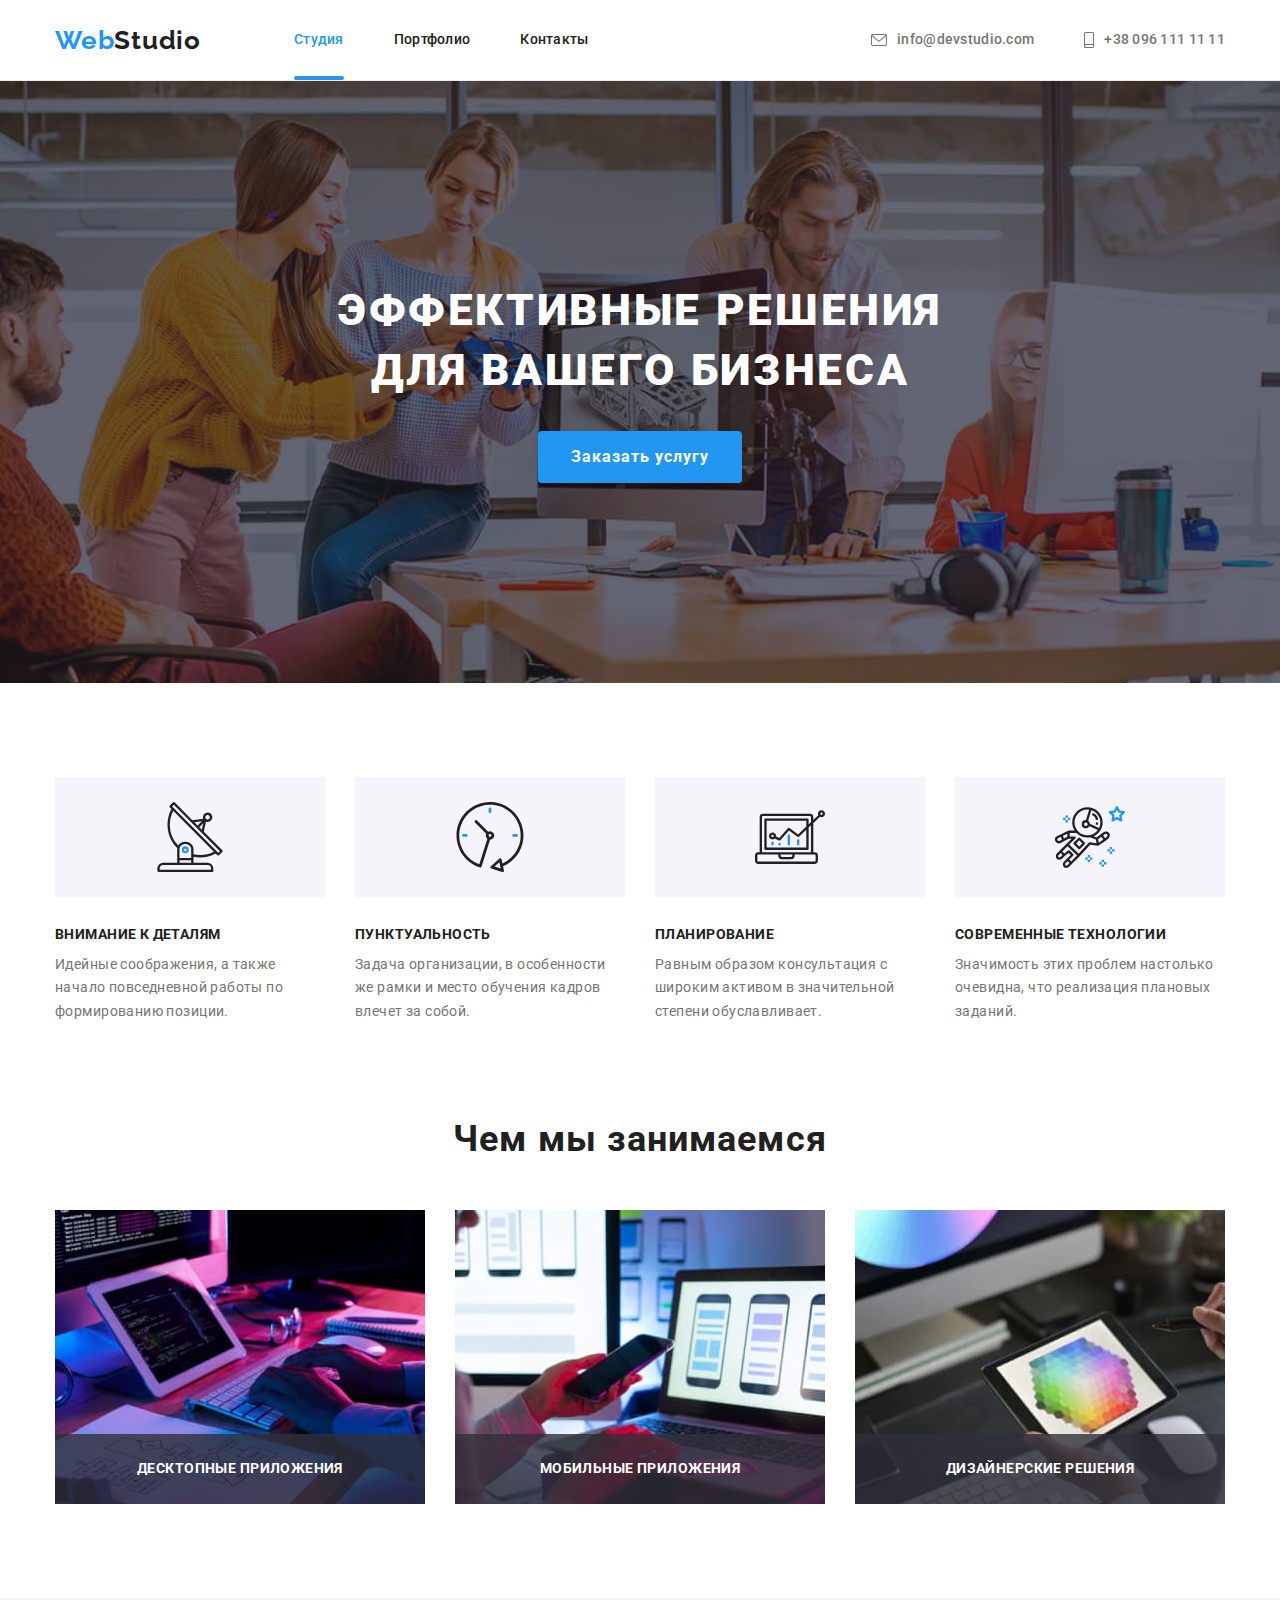
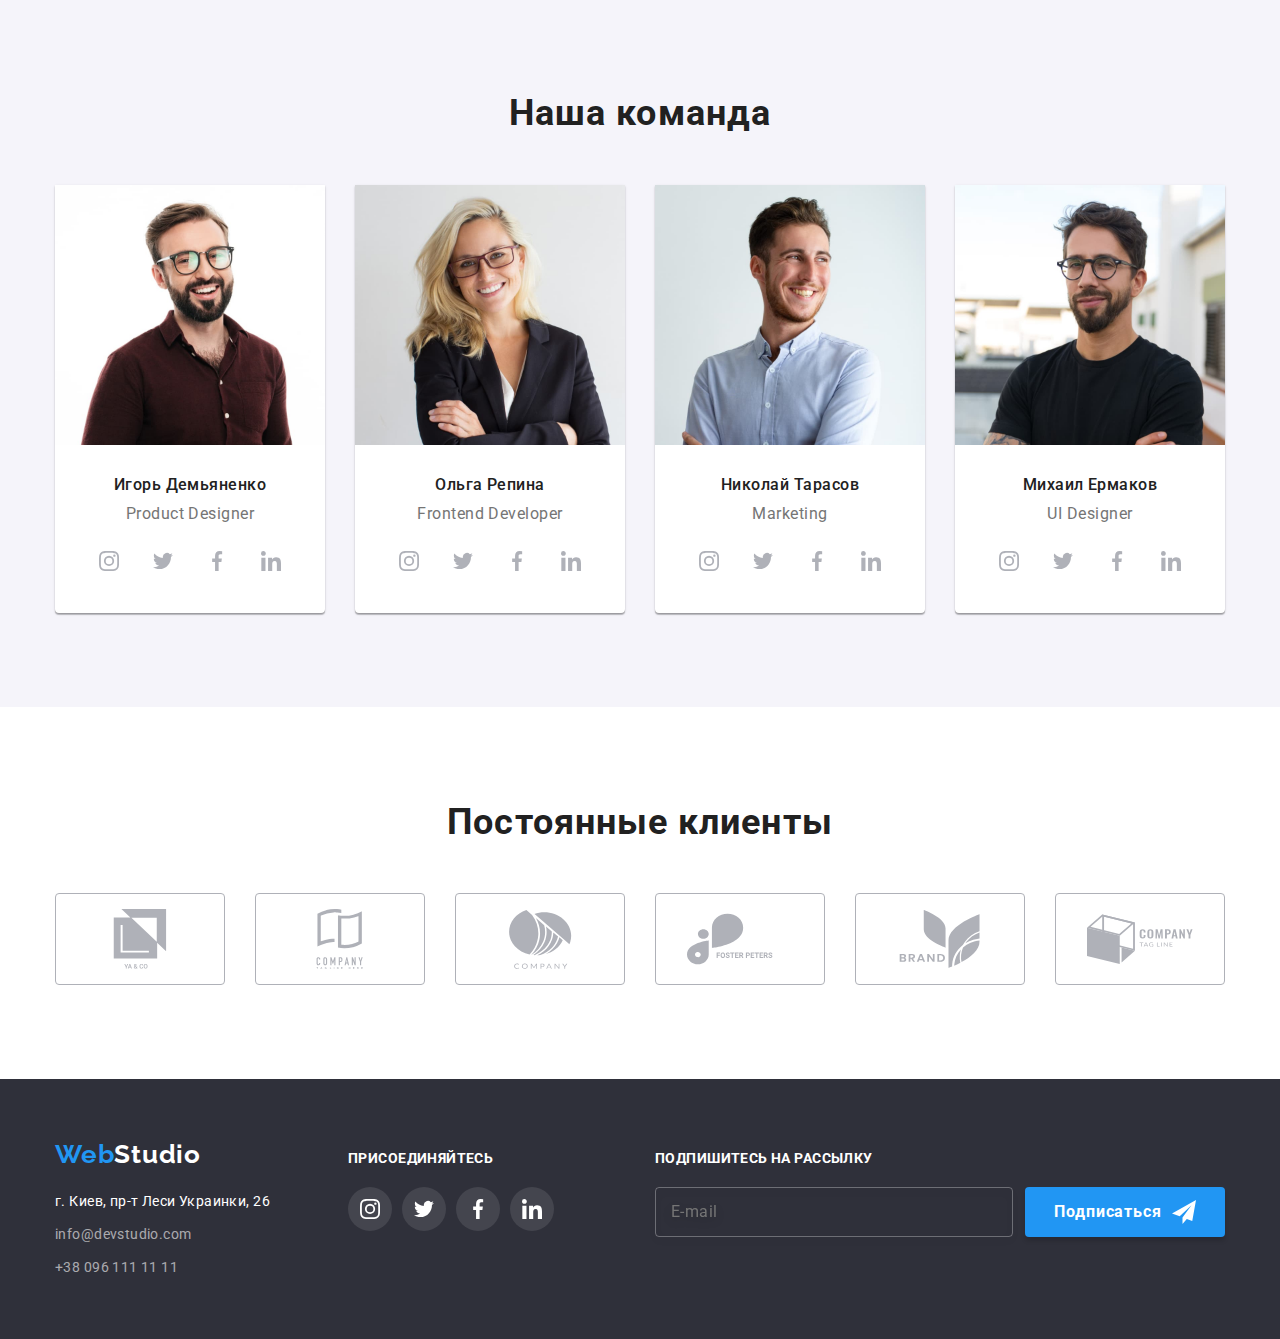
<file: index.html>
<!DOCTYPE html>
<html lang="ru">
  <head>
    <meta charset="UTF-8" />
    <meta http-equiv="X-UA-Compatible" content="IE=edge" />
    <meta name="viewport" content="width=device-width, initial-scale=1.0" />
    <title>Document</title>

    <link
      href="https://fonts.googleapis.com/css2?family=Raleway:wght@700&family=Roboto:wght@400;500;700;900&display=swap"
      rel="stylesheet"
    />

    <link
      rel="stylesheet"
      href="https://cdnjs.cloudflare.com/ajax/libs/modern-normalize/1.0.0/modern-normalize.min.css"
    />

    <link rel="stylesheet" href="./css/styles.css" />
  </head>

  <body>
    <header class="header">
      <div class="container main-nav">
        <a href="" class="header-link"
          >Web<span class="header-logo">Studio</span></a
        >
        <nav class="site-nav-block">
          <ul class="site-nav">
            <li class="site-nav-item">
              <a href="" class="site-nav-link current">Студия</a>
            </li>
            <li class="site-nav-item">
              <a href="./portfolio.html" class="site-nav-link">Портфолио</a>
            </li>
            <li class="site-nav-item">
              <a href="" class="site-nav-link">Контакты</a>
            </li>
          </ul>
        </nav>
        <ul class="site-contacts">
          <li class="site-contacts-item">
            <a href="mailto:info@devstudio.com" class="site-contacts-link">
              <svg class="icon-contacts" width="16" height="12">
                <use href="./images/icons.svg#icon-envelope"></use>
              </svg>
              info@devstudio.com</a
            >
          </li>
          <li class="site-contacts-item">
            <a href="tel:+380961111111" class="site-contacts-link">
              <svg class="icon-contacts" width="10" height="16">
                <use href="./images/icons.svg#icon-smartphone"></use>
              </svg>
              +38 096 111 11 11</a
            >
          </li>
        </ul>
      </div>
    </header>

    <main>
      <section class="section-banner hero">
        <div class="container hero-banner">
          <h1 class="banner-title">Эффективные решения для вашего бизнеса</h1>
          <button type="button" class="banner-button" data-modal-open>
            Заказать услугу
          </button>
        </div>
      </section>

      <section class="section">
        <div class="container">
          <h2 class="visually-hidden">Наши преимущества</h2>
          <ul class="benefits">
            <li class="benefits-list">
              <div class="benefits-icon">
                <svg class="" width="70" height="70">
                  <use href="./images/icons.svg#icon-antenna"></use>
                </svg>
              </div>
              <h3 class="benefits-title">Внимание к деталям</h3>
              <p class="benefits-text">
                Идейные соображения, а также начало повседневной работы по
                формированию позиции.
              </p>
            </li>
            <li class="benefits-list">
              <div class="benefits-icon">
                <svg class="" width="70" height="70">
                  <use href="./images/icons.svg#icon-clock"></use>
                </svg>
              </div>
              <h3 class="benefits-title">Пунктуальность</h3>
              <p class="benefits-text">
                Задача организации, в особенности же рамки и место обучения
                кадров влечет за собой.
              </p>
            </li>
            <li class="benefits-list">
              <div class="benefits-icon">
                <svg class="" width="70" height="70">
                  <use href="./images/icons.svg#icon-diagram"></use>
                </svg>
              </div>
              <h3 class="benefits-title">Планирование</h3>
              <p class="benefits-text">
                Равным образом консультация с широким активом в значительной
                степени обуславливает.
              </p>
            </li>
            <li class="benefits-list">
              <div class="benefits-icon">
                <svg class="" width="70" height="70">
                  <use href="./images/icons.svg#icon-astronaut"></use>
                </svg>
              </div>
              <h3 class="benefits-title">Современные технологии</h3>
              <p class="benefits-text">
                Значимость этих проблем настолько очевидна, что реализация
                плановых заданий.
              </p>
            </li>
          </ul>
        </div>
      </section>

      <section class="section works-section">
        <div class="container">
          <h2 class="section-works-title">Чем мы занимаемся</h2>
          <ul class="works">
            <li class="works-item">
              <p class="works-thumb-text">Десктопные приложения</p>
              <img
                src="./images/imgfirst.jpg"
                alt="разработка сайтов"
                width="370"
                height="294"
              />
            </li>
            <li class="works-item">
              <p class="works-thumb-text">Мобильные приложения</p>

              <img
                src="./images/imgsecond.jpg"
                alt="разработка мобильных приложений"
                width="370"
                height="294"
              />
            </li>
            <li class="works-item">
              <p class="works-thumb-text">Дизайнерские решения</p>

              <img
                src="./images/imgthird.jpg"
                alt="разработка приложений для планшетов"
                width="370"
                height="294"
              />
            </li>
          </ul>
        </div>
      </section>

      <section class="section section-team">
        <div class="container">
          <h2 class="section-team-title">Наша команда</h2>
          <ul class="team">
            <li class="team-item">
              <img
                src="./images/proddesign.jpg"
                alt="фото продуктового дизайнера"
                width="270"
                height="260"
              />
              <div class="team-aside">
                <h3 class="team-title">Игорь Демьяненко</h3>
                <p class="team-text">Product Designer</p>

                <ul class="team-networks">
                  <li class="team-networks-item">
                    <a href="" class="team-networks-link">
                      <svg class="" width="20" height="20">
                        <use href="./images/icons.svg#icon-instagram"></use>
                      </svg>
                    </a>
                  </li>
                  <li class="team-networks-item">
                    <a href="" class="team-networks-link">
                      <svg class="" width="20" height="20">
                        <use href="./images/icons.svg#icon-twitter"></use>
                      </svg>
                    </a>
                  </li>
                  <li class="team-networks-item">
                    <a href="" class="team-networks-link">
                      <svg class="" width="20" height="20">
                        <use href="./images/icons.svg#icon-facebook"></use>
                      </svg>
                    </a>
                  </li>
                  <li class="team-networks-item">
                    <a href="" class="team-networks-link">
                      <svg class="" width="20" height="20">
                        <use href="./images/icons.svg#icon-linkedin"></use>
                      </svg>
                    </a>
                  </li>
                </ul>
              </div>
            </li>
            <li class="team-item">
              <img
                src="./images/frontdev.jpg"
                alt="фото фронтенд разработчика"
                width="270"
                height="260"
              />
              <div class="team-aside">
                <h3 class="team-title">Ольга Репина</h3>
                <p class="team-text">Frontend Developer</p>

                <ul class="team-networks">
                  <li class="team-networks-item">
                    <a href="" class="team-networks-link">
                      <svg class="" width="20" height="20">
                        <use href="./images/icons.svg#icon-instagram"></use>
                      </svg>
                    </a>
                  </li>
                  <li class="team-networks-item">
                    <a href="" class="team-networks-link">
                      <svg class="" width="20" height="20">
                        <use href="./images/icons.svg#icon-twitter"></use>
                      </svg>
                    </a>
                  </li>
                  <li class="team-networks-item">
                    <a href="" class="team-networks-link">
                      <svg class="" width="20" height="20">
                        <use href="./images/icons.svg#icon-facebook"></use>
                      </svg>
                    </a>
                  </li>
                  <li class="team-networks-item">
                    <a href="" class="team-networks-link">
                      <svg class="" width="20" height="20">
                        <use href="./images/icons.svg#icon-linkedin"></use>
                      </svg>
                    </a>
                  </li>
                </ul>
              </div>
            </li>
            <li class="team-item">
              <img
                src="./images/marketing.jpg"
                alt="фото маркетинг менеджера"
                width="270"
                height="260"
              />
              <div class="team-aside">
                <h3 class="team-title">Николай Тарасов</h3>
                <p class="team-text">Marketing</p>

                <ul class="team-networks">
                  <li class="team-networks-item">
                    <a href="" class="team-networks-link">
                      <svg class="" width="20" height="20">
                        <use href="./images/icons.svg#icon-instagram"></use>
                      </svg>
                    </a>
                  </li>
                  <li class="team-networks-item">
                    <a href="" class="team-networks-link">
                      <svg class="" width="20" height="20">
                        <use href="./images/icons.svg#icon-twitter"></use>
                      </svg>
                    </a>
                  </li>
                  <li class="team-networks-item">
                    <a href="" class="team-networks-link">
                      <svg class="" width="20" height="20">
                        <use href="./images/icons.svg#icon-facebook"></use>
                      </svg>
                    </a>
                  </li>
                  <li class="team-networks-item">
                    <a href="" class="team-networks-link">
                      <svg class="" width="20" height="20">
                        <use href="./images/icons.svg#icon-linkedin"></use>
                      </svg>
                    </a>
                  </li>
                </ul>
              </div>
            </li>
            <li class="team-item">
              <img
                src="./images/uidesigner.jpg"
                alt="фото дизайнера интерфейсов"
                width="270"
                height="260"
              />
              <div class="team-aside">
                <h3 class="team-title">Михаил Ермаков</h3>
                <p class="team-text">UI Designer</p>

                <ul class="team-networks">
                  <li class="team-networks-item">
                    <a href="" class="team-networks-link">
                      <svg class="" width="20" height="20">
                        <use href="./images/icons.svg#icon-instagram"></use>
                      </svg>
                    </a>
                  </li>
                  <li class="team-networks-item">
                    <a href="" class="team-networks-link">
                      <svg class="" width="20" height="20">
                        <use href="./images/icons.svg#icon-twitter"></use>
                      </svg>
                    </a>
                  </li>
                  <li class="team-networks-item">
                    <a href="" class="team-networks-link">
                      <svg class="" width="20" height="20">
                        <use href="./images/icons.svg#icon-facebook"></use>
                      </svg>
                    </a>
                  </li>
                  <li class="team-networks-item">
                    <a href="" class="team-networks-link">
                      <svg class="" width="20" height="20">
                        <use href="./images/icons.svg#icon-linkedin"></use>
                      </svg>
                    </a>
                  </li>
                </ul>
              </div>
            </li>
          </ul>
        </div>
      </section>

      <section class="section">
        <div class="container">
          <h2 class="section-clients-title">Постоянные клиенты</h2>
          <ul class="clients">
            <li class="clients-item">
              <a href="" class="clients-link">
                <svg class="icon-clients" width="106" height="60">
                  <use href="./images/icons.svg#icon-client1"></use>
                </svg>
              </a>
            </li>
            <li class="clients-item">
              <a href="" class="clients-link">
                <svg class="icon-clients" width="106" height="60">
                  <use href="./images/icons.svg#icon-client2"></use>
                </svg>
              </a>
            </li>
            <li class="clients-item">
              <a href="" class="clients-link">
                <svg class="icon-clients" width="106" height="60">
                  <use href="./images/icons.svg#icon-client3"></use>
                </svg>
              </a>
            </li>
            <li class="clients-item">
              <a href="" class="clients-link">
                <svg class="icon-clients" width="106" height="60">
                  <use href="./images/icons.svg#icon-client4"></use>
                </svg>
              </a>
            </li>
            <li class="clients-item">
              <a href="" class="clients-link">
                <svg class="icon-clients" width="106" height="60">
                  <use href="./images/icons.svg#icon-client5"></use>
                </svg>
              </a>
            </li>
            <li class="clients-item">
              <a href="" class="clients-link">
                <svg class="icon-clients" width="106" height="60">
                  <use href="./images/icons.svg#icon-client6"></use>
                </svg>
              </a>
            </li>
          </ul>
        </div>
      </section>
    </main>

    <footer class="footer">
      <div class="container footer-container">
        <div class="footer-addres-part">
          <a href="" class="footer-link"
            >Web<span class="footer-logo">Studio</span>
          </a>
          <address>
            <ul class="contacts">
              <li class="footer-item">
                <a href="" class="address">г. Киев, пр-т Леси Украинки, 26</a>
              </li>
              <li class="footer-item">
                <a href="mailto:info@devstudio.com" class="footer-contacts"
                  >info@devstudio.com</a
                >
              </li>
              <li class="footer-item">
                <a href="tel:+380961111111" class="footer-contacts"
                  >+38 096 111 11 11</a
                >
              </li>
            </ul>
          </address>
        </div>

        <div class="social-network">
          <h3 class="footer-title">присоединяйтесь</h3>
          <ul class="networks">
            <li class="networks-item">
              <a href="" class="networks-link">
                <svg class="" width="20" height="20">
                  <use href="./images/icons.svg#icon-instagram"></use>
                </svg>
              </a>
            </li>
            <li class="networks-item">
              <a href="" class="networks-link">
                <svg class="" width="20" height="20">
                  <use href="./images/icons.svg#icon-twitter"></use>
                </svg>
              </a>
            </li>
            <li class="networks-item">
              <a href="" class="networks-link">
                <svg class="" width="20" height="20">
                  <use href="./images/icons.svg#icon-facebook"></use>
                </svg>
              </a>
            </li>
            <li class="networks-item">
              <a href="" class="networks-link">
                <svg class="" width="20" height="20">
                  <use href="./images/icons.svg#icon-linkedin"></use>
                </svg>
              </a>
            </li>
          </ul>
        </div>

        <form class="social-network-input">
          <div class="footer-form">
            <label for="text" class="footer-title"
              >Подпишитесь на рассылку
            </label>
            <input
              type="text"
              placeholder="E-mail"
              class="footer-placeholder"
              id="text"
            />
          </div>
          <button class="networks-link-btn" type="submit">
            Подписаться<svg class="btn-svg" width="24" height="24">
              <use href="./images/icons.svg#icon-icon-send"></use>
            </svg>
          </button>
        </form>
      </div>
    </footer>

    <div class="backdrop is-hidden" data-modal>
      <div class="modal">
        <button data-modal-close class="modal-btn">
          <svg class="" width="11" height="11">
            <use href="./images/modalbtn.svg#icon-modalbtn"></use>
          </svg>
        </button>

        <p class="form-title">Оставьте свои данные, мы вам перезвоним</p>

        <form>
          <div class="form-field">
            <label for="user-name" class="label-text">Имя</label>
            <span class="input-box">
              <input
                type="text"
                name="user-name"
                id="user-name"
                class="form-input"
              />
              <svg class="form-icon" width="18" height="18">
                <use href="./images/icons.svg#icon-personform"></use>
              </svg>
            </span>
          </div>

          <div class="form-field">
            <label for="user-phone" class="label-text">Телефон</label>
            <span class="input-box">
              <input
                type="tel"
                name="user-phone"
                id="user-phone"
                class="form-input"
              />
              <svg class="form-icon" width="18" height="18">
                <use href="./images/icons.svg#icon-phoneform"></use>
              </svg>
            </span>
          </div>

          <div class="form-field">
            <label for="user-email" class="label-text">Почта</label>
            <span class="input-box">
              <input
                type="email"
                name="user-email"
                id="user-email"
                class="form-input"
              />
              <svg class="form-icon" width="18" height="18">
                <use href="./images/icons.svg#icon-emailform"></use>
              </svg>
            </span>
          </div>

          <div class="form-field">
            <label for="user-comment" class="label-text">Комментарий</label>
            <textarea
              name="user-comment"
              id="user-comment"
              rows="1"
              placeholder="Введите текст"
            ></textarea>
          </div>

          <div class="form-field-box">
            <label class="check">
              <input class="check__input" type="checkbox" />
              <span class="check__box"></span>
              Соглашаюсь с рассылкой и принимаю&nbsp;
              <a href="" class="link-conditions">Условия договора</a>
            </label>
          </div>

          <div class="button-submit">
            <button type="submit" class="form-btn">Отправить</button>
          </div>
        </form>
      </div>
    </div>
    <script src="./js/modal.js"></script>
  </body>
</html>
</file>
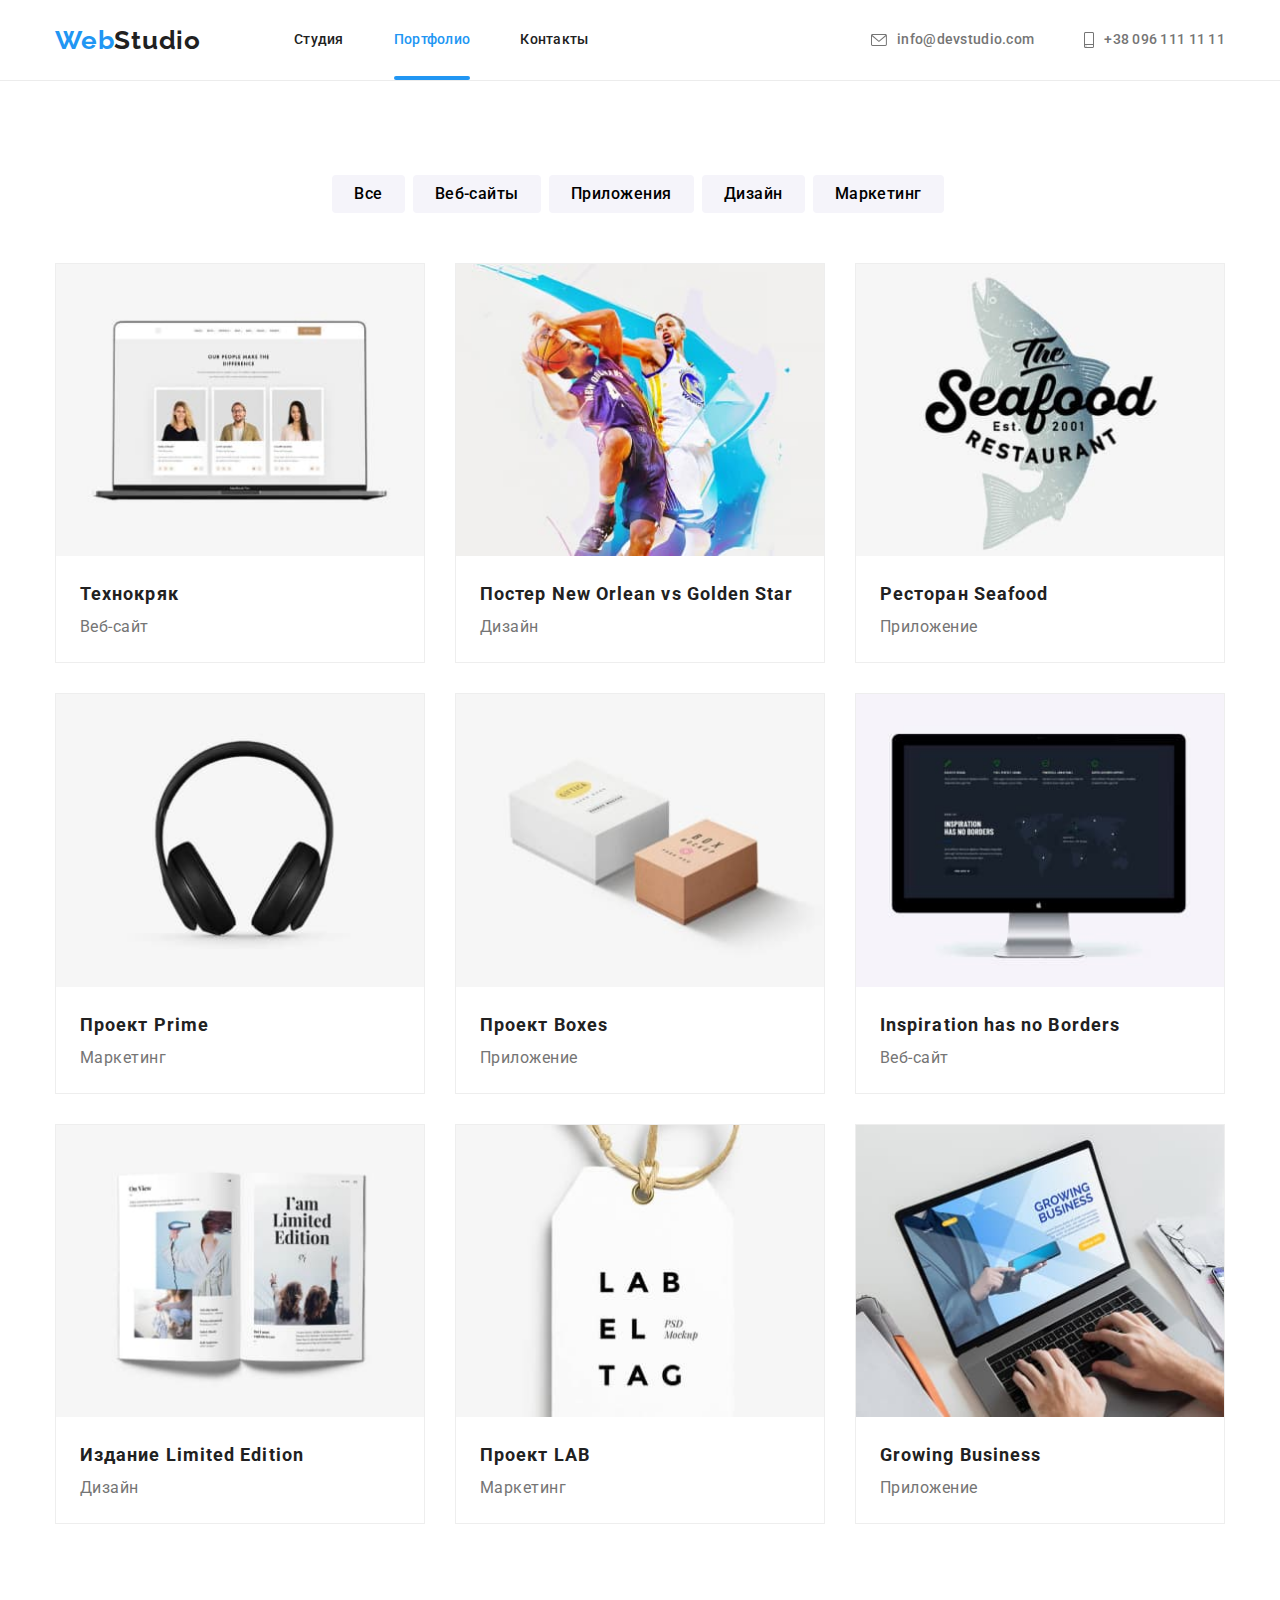
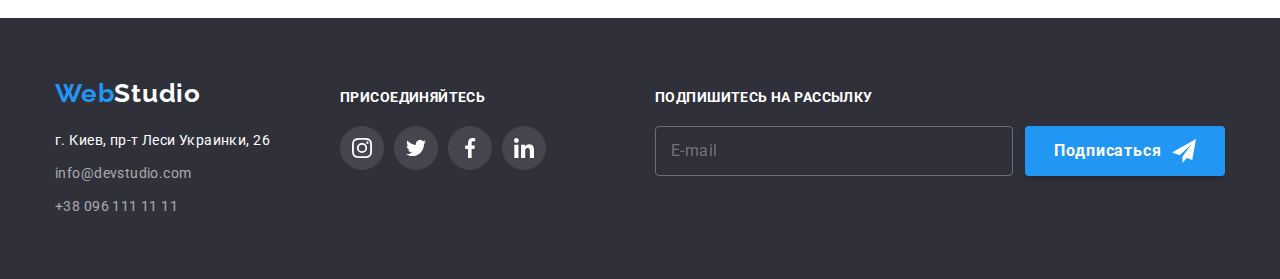
<file: portfolio.html>
<!DOCTYPE html>
<html lang="ru">
  <head>
    <meta charset="UTF-8" />
    <meta http-equiv="X-UA-Compatible" content="IE=edge" />
    <meta name="viewport" content="width=device-width, initial-scale=1.0" />
    <title>Document</title>

    <link
      href="https://fonts.googleapis.com/css2?family=Raleway:wght@700&family=Roboto:wght@400;500;700;900&display=swap"
      rel="stylesheet"
    />

    <link
      rel="stylesheet"
      href="https://cdnjs.cloudflare.com/ajax/libs/modern-normalize/1.0.0/modern-normalize.min.css"
    />

    <link rel="stylesheet" href="./css/styles.css" />
  </head>
  <body>
    <header class="header">
      <div class="container main-nav">
        <a href="" class="header-link"
          >Web<span class="header-logo">Studio</span></a
        >
        <nav class="site-nav-block">
          <ul class="site-nav">
            <li class="site-nav-item">
              <a href="./index.html" class="site-nav-link">Студия</a>
            </li>
            <li class="site-nav-item">
              <a href="" class="site-nav-link current">Портфолио</a>
            </li>
            <li class="site-nav-item">
              <a href="" class="site-nav-link">Контакты</a>
            </li>
          </ul>
        </nav>
        <ul class="site-contacts">
          <li class="site-contacts-item">
            <a href="mailto:info@devstudio.com" class="site-contacts-link">
              <svg class="icon-contacts" width="16" height="12">
                <use href="./images/icons.svg#icon-envelope"></use>
              </svg>
              info@devstudio.com</a
            >
          </li>
          <li class="site-contacts-item">
            <a href="tel:+380961111111" class="site-contacts-link">
              <svg class="icon-contacts" width="10" height="16">
                <use href="./images/icons.svg#icon-smartphone"></use>
              </svg>
              +38 096 111 11 11</a
            >
          </li>
        </ul>
      </div>
    </header>
    <main>
      <section class="section">
        <div class="container">
          <h1 class="visually-hidden">Примеры наших работ</h1>
          <ul class="filter">
            <li class="filter-item">
              <button type="button" class="filter-button">Все</button>
            </li>
            <li class="filter-item">
              <button type="button" class="filter-button">Веб-сайты</button>
            </li>
            <li class="filter-item">
              <button type="button" class="filter-button">Приложения</button>
            </li>
            <li class="filter-item">
              <button type="button" class="filter-button">Дизайн</button>
            </li>
            <li class="filter-item">
              <button type="button" class="filter-button">Маркетинг</button>
            </li>
          </ul>

          <ul class="gallery">
            <li class="gallery-item">
              <a href="" class="gallery-link">
                <div class="overlay-box">
                  <img
                    src="./images/techkr.jpg"
                    alt="фото веб-сайта"
                    width="370"
                    height="294"
                  />
                  <p class="overlay-box-text">
                    Технокряк это современная площадка распространения
                    коронавируса. Компании используют эту платформу для
                    цифрового шпионажа и атак на защищённые сервера конкурентов.
                  </p>
                </div>
                <div class="gallery-aside">
                  <h2 class="gallery-title">Технокряк</h2>
                  <p class="gallery-description">Веб-сайт</p>
                </div>
              </a>
            </li>
            <li class="gallery-item">
              <a href="" class="gallery-link">
                <div class="overlay-box">
                  <img
                    src="./images/neworlean.jpg"
                    alt="пример дизайна сайта"
                    width="370"
                    height="294"
                  />
                  <p class="overlay-box-text">
                    Технокряк это современная площадка распространения
                    коронавируса. Компании используют эту платформу для
                    цифрового шпионажа и атак на защищённые сервера конкурентов.
                  </p>
                </div>
                <div class="gallery-aside">
                  <h2 class="gallery-title">
                    Постер New Orlean vs Golden Star
                  </h2>
                  <p class="gallery-description">Дизайн</p>
                </div>
              </a>
            </li>
            <li class="gallery-item">
              <a href="" class="gallery-link">
                <div class="overlay-box">
                  <img
                    src="./images/seafood.jpg"
                    alt="дизайн для ресторна Seafood"
                    width="370"
                    height="294"
                  />
                  <p class="overlay-box-text">
                    Технокряк это современная площадка распространения
                    коронавируса. Компании используют эту платформу для
                    цифрового шпионажа и атак на защищённые сервера конкурентов.
                  </p>
                </div>
                <div class="gallery-aside">
                  <h2 class="gallery-title">Ресторан Seafood</h2>
                  <p class="gallery-description">Приложение</p>
                </div>
              </a>
            </li>
            <li class="gallery-item">
              <a href="" class="gallery-link">
                <div class="overlay-box">
                  <img
                    src="./images/prime.jpg"
                    alt="фото наушников"
                    width="370"
                    height="294"
                  />
                  <p class="overlay-box-text">
                    Технокряк это современная площадка распространения
                    коронавируса. Компании используют эту платформу для
                    цифрового шпионажа и атак на защищённые сервера конкурентов.
                  </p>
                </div>
                <div class="gallery-aside">
                  <h2 class="gallery-title">Проект Prime</h2>
                  <p class="gallery-description">Маркетинг</p>
                </div>
              </a>
            </li>
            <li class="gallery-item">
              <a href="" class="gallery-link">
                <div class="overlay-box">
                  <img
                    src="./images/boxes.jpg"
                    alt="фото  коробок"
                    width="370"
                    height="294"
                  />
                  <p class="overlay-box-text">
                    Технокряк это современная площадка распространения
                    коронавируса. Компании используют эту платформу для
                    цифрового шпионажа и атак на защищённые сервера конкурентов.
                  </p>
                </div>
                <div class="gallery-aside">
                  <h2 class="gallery-title">Проект Boxes</h2>
                  <p class="gallery-description">Приложение</p>
                </div>
              </a>
            </li>
            <li class="gallery-item">
              <a href="" class="gallery-link">
                <div class="overlay-box">
                  <img
                    src="./images/inspiration.jpg"
                    alt="страница веб-сайта"
                    width="370"
                    height="294"
                  />
                  <p class="overlay-box-text">
                    Технокряк это современная площадка распространения
                    коронавируса. Компании используют эту платформу для
                    цифрового шпионажа и атак на защищённые сервера конкурентов.
                  </p>
                </div>
                <div class="gallery-aside">
                  <h2 class="gallery-title">Inspiration has no Borders</h2>
                  <p class="gallery-description">Веб-сайт</p>
                </div>
              </a>
            </li>
            <li class="gallery-item">
              <a href="" class="gallery-link">
                <div class="overlay-box">
                  <img
                    src="./images/publishing.jpg"
                    alt="фото страницы книги"
                    width="370"
                    height="294"
                  />
                  <p class="overlay-box-text">
                    Технокряк это современная площадка распространения
                    коронавируса. Компании используют эту платформу для
                    цифрового шпионажа и атак на защищённые сервера конкурентов.
                  </p>
                </div>
                <div class="gallery-aside">
                  <h2 class="gallery-title">Издание Limited Edition</h2>
                  <p class="gallery-description">Дизайн</p>
                </div>
              </a>
            </li>
            <li class="gallery-item">
              <a href="" class="gallery-link">
                <div class="overlay-box">
                  <img
                    src="./images/lab.jpg"
                    alt="фото ярлыка"
                    width="370"
                    height="294"
                  />
                  <p class="overlay-box-text">
                    Технокряк это современная площадка распространения
                    коронавируса. Компании используют эту платформу для
                    цифрового шпионажа и атак на защищённые сервера конкурентов.
                  </p>
                </div>
                <div class="gallery-aside">
                  <h2 class="gallery-title">Проект LAB</h2>
                  <p class="gallery-description">Маркетинг</p>
                </div>
              </a>
            </li>
            <li class="gallery-item">
              <a href="" class="gallery-link">
                <div class="overlay-box">
                  <img
                    src="./images/business.jpg"
                    alt="фото бизнес сайта"
                    width="370"
                    height="294"
                  />
                  <p class="overlay-box-text">
                    Технокряк это современная площадка распространения
                    коронавируса. Компании используют эту платформу для
                    цифрового шпионажа и атак на защищённые сервера конкурентов.
                  </p>
                </div>
                <div class="gallery-aside">
                  <h2 class="gallery-title">Growing Business</h2>
                  <p class="gallery-description">Приложение</p>
                </div>
              </a>
            </li>
          </ul>
        </div>
      </section>
    </main>

    <footer class="footer">
      <div class="container footer-container">
        <div>
          <a href="" class="footer-link"
            >Web<span class="footer-logo">Studio</span>
          </a>
          <address>
            <ul class="contacts">
              <li class="footer-item">
                <a href="" class="address">г. Киев, пр-т Леси Украинки, 26</a>
              </li>
              <li class="footer-item">
                <a href="mailto:info@devstudio.com" class="footer-contacts"
                  >info@devstudio.com</a
                >
              </li>
              <li class="footer-item">
                <a href="tel:+380961111111" class="footer-contacts"
                  >+38 096 111 11 11</a
                >
              </li>
            </ul>
          </address>
        </div>

        <div class="social-network">
          <h3 class="footer-title">присоединяйтесь</h3>
          <ul class="networks">
            <li class="networks-item">
              <a href="" class="networks-link">
                <svg class="" width="20" height="20">
                  <use href="./images/icons.svg#icon-instagram"></use>
                </svg>
              </a>
            </li>
            <li class="networks-item">
              <a href="" class="networks-link">
                <svg class="" width="20" height="20">
                  <use href="./images/icons.svg#icon-twitter"></use>
                </svg>
              </a>
            </li>
            <li class="networks-item">
              <a href="" class="networks-link">
                <svg class="" width="20" height="20">
                  <use href="./images/icons.svg#icon-facebook"></use>
                </svg>
              </a>
            </li>
            <li class="networks-item">
              <a href="" class="networks-link">
                <svg class="" width="20" height="20">
                  <use href="./images/icons.svg#icon-linkedin"></use>
                </svg>
              </a>
            </li>
          </ul>
        </div>

        <form class="social-network-input">
          <div class="footer-form">
            <label for="text" class="footer-title"
              >Подпишитесь на рассылку
            </label>
            <input
              type="text"
              placeholder="E-mail"
              class="footer-placeholder"
              id="text"
            />
          </div>
          <button class="networks-link-btn" type="submit">
            Подписаться<svg class="btn-svg" width="24" height="24">
              <use href="./images/icons.svg#icon-icon-send"></use>
            </svg>
          </button>
        </form>
      </div>
    </footer>
  </body>
</html>
</file>
<file: css/styles.css>
:root {
  --primary-text-color: #212121;
  --second-text-color: #757575;
  --third-text-color: rgba(255, 255, 255, 0.6);
  --primary-white-color: #ffffff;
  --accent-color: #2196f3;
  --first-background-color: #2f303a;
  --second-background-color: #f5f4fa;
  --first-border-color: #ececec;
  --second-border-color: #eeeeee;
  --clients-section-color: #afb1b8;
  --hero-button-hover: #188ce8;
  --works-description: rgba(47, 48, 58, 0.8);
  --gallery-img-hover: rgba(33, 150, 243, 0.9);
  --backdrop-bgcolor: rgba(0, 0, 0, 0.2);
}

body {
  font-family: Roboto, sans-serif;
  color: var(--primary-text-color);
}

a {
  text-decoration: none;
}

ul {
  list-style: none;
  padding-left: 0;
}

h1,
h2,
h3,
p,
ul {
  margin-top: 0;
  margin-bottom: 0;
}

.container {
  width: 1200px;
  padding-left: 15px;
  padding-right: 15px;
  margin: 0 auto;
}

.section {
  padding-top: 94px;
  padding-bottom: 94px;
}

/*----------------------------------------------------------------Header---------------------------*/

.header {
  background-color: var(--primary-white-color);
  border-bottom: 1px solid var(--first-border-color);
}

.main-nav {
  display: flex;
  align-items: center;
}

.header-link,
.footer-link {
  font-family: Raleway;
  font-weight: 700;
  font-size: 26px;
  line-height: 1.19;
  letter-spacing: 0.03em;

  color: var(--accent-color);
}

.header-logo {
  color: var(--primary-text-color);
}
.site-nav-block {
  margin-left: 93px;
}

.site-nav {
  display: flex;
}

.site-nav-item:not(:last-child) {
  margin-right: 50px;
}

.site-nav-link {
  position: relative;

  display: block;
  padding-top: 32px;
  padding-bottom: 32px;

  font-weight: 500;
  font-size: 14px;
  line-height: 1.14;
  letter-spacing: 0.02em;

  color: var(--primary-text-color);

  transition: color 250ms cubic-bezier(0.4, 0, 0.2, 1);
}

.site-nav-link:hover,
.site-nav-link:focus {
  color: var(--accent-color);
}

.current {
  color: var(--accent-color);
}

.current::after {
  position: absolute;
  content: "";
  bottom: 0;
  left: 0;
  width: 100%;
  height: 4px;

  display: block;
  border-radius: 2px;

  background-color: var(--accent-color);
}

.site-contacts {
  display: flex;
  margin-left: auto;
  text-align: center;
}

.site-contacts-item:not(:last-child) {
  margin-right: 50px;
}

.icon-contacts {
  margin-right: 10px;
}

.site-contacts-link {
  display: flex;
  align-items: center;
  padding-bottom: 32px;
  padding-top: 32px;

  font-weight: 500;
  font-size: 14px;
  line-height: 1.14;
  letter-spacing: 0.02em;

  color: var(--second-text-color);
  fill: var(--second-text-color);

  transition: color 250ms cubic-bezier(0.4, 0, 0.2, 1),
    fill 250ms cubic-bezier(0.4, 0, 0.2, 1);
}

.site-contacts-link:hover,
.site-contacts-link:focus {
  color: var(--accent-color);
  fill: var(--accent-color);
}

/*---------------------------------------------------------- main section--------------------------------*/

.section-banner {
  padding: 200px 0;
  text-align: center;
}

.hero {
  max-width: 1600px;
  min-height: 600px;
  margin-left: auto;
  margin-right: auto;
  background-image: linear-gradient(
      to right,
      rgba(47, 48, 58, 0.4),
      rgba(47, 48, 58, 0.4)
    ),
    url("../images/overlay.jpg");
  background-repeat: no-repeat;
  background-size: cover;
  background-position: center;
  background-color: var(--first-background-color);
  text-align: center;
}

.banner-title {
  margin-bottom: 40px;
  width: 652px;
  margin: 0 auto 30px;

  font-weight: 900;
  font-size: 44px;
  line-height: 1.36;
  letter-spacing: 0.06em;
  text-transform: uppercase;
  text-align: center;

  color: var(--primary-white-color);
}

.banner-button {
  border-radius: 4px;
  padding: 10px 32px;
  min-width: 200px;
  border: 1px solid transparent;
  cursor: pointer;

  font-weight: 700;
  font-size: 16px;
  line-height: 1.87;
  letter-spacing: 0.06em;
  box-shadow: 0px 4px 4px rgba(32, 8, 8, 0.15);

  background-color: var(--accent-color);
  color: var(--primary-white-color);

  transition: background-color 250ms cubic-bezier(0.4, 0, 0.2, 1);
}

.banner-button:hover,
.banner-button:focus {
  background-color: var(--hero-button-hover);
}

.visually-hidden {
  position: absolute;
  width: 1px;
  height: 1px;
  margin: -1px;
  border: 0;
  padding: 0;

  white-space: nowrap;
  clip-path: inset(100%);
  clip: rect(0 0 0 0);
  overflow: hidden;
}

.benefits {
  display: flex;
  flex-wrap: wrap;
}

.benefits-list {
  width: 270px;
  margin-right: 30px;
}

.benefits-list:nth-child(4n) {
  margin-right: 0;
}

.benefits-icon {
  display: inline-flex;
  justify-content: center;
  align-items: center;
  margin-bottom: 30px;

  width: 270px;
  height: 120px;
  background-color: var(--second-background-color);
}

.benefits-title {
  margin-top: 0;
  font-weight: 700;
  font-size: 14px;
  line-height: 1.14;
  letter-spacing: 0.03em;
  text-transform: uppercase;
}

.benefits-text {
  margin-top: 10px;

  font-size: 14px;
  line-height: 1.71;
  letter-spacing: 0.03em;

  color: var(--second-text-color);
}

/*-------------------------------------------------------works-------------------------------------*/

.works {
  display: flex;
  flex-wrap: wrap;
}

.works-section {
  padding-top: 0;
}

.section-works-title {
  margin-bottom: 50px;

  font-weight: 700;
  font-size: 36px;
  line-height: 1.17;
  letter-spacing: 0.03em;
  text-align: center;
}

.works-item {
  position: relative;
  margin-right: 30px;
}

.works-item:nth-child(3n) {
  margin-right: 0;
}

img {
  display: block;
  width: 100%;
  height: auto;
}

.works-item::before {
  position: absolute;
  content: "";
  width: 100%;
  height: 70px;
  bottom: 0;
  left: 0;

  background-color: var(--works-description);
}

.works-thumb-text {
  position: absolute;
  content: "";
  width: 100%;
  height: 70px;
  bottom: 0;
  left: 0;

  display: flex;
  justify-content: center;
  align-items: center;

  font-weight: 700;
  font-size: 14px;
  line-height: 1.14;
  letter-spacing: 0.03em;
  text-transform: uppercase;

  color: var(--primary-white-color);
}

/*-----------------------------------------------team---------------------------------------------*/

.team {
  display: flex;
  flex-wrap: wrap;
}

.section-team {
  background-color: var(--second-background-color);
}

.section-team-title {
  margin-bottom: 50px;

  font-weight: 700;
  font-size: 36px;
  line-height: 1.17;
  letter-spacing: 0.03em;
  text-align: center;
}

.team-item {
  width: 270px;
  margin-right: 30px;

  background-color: var(--primary-white-color);
  box-shadow: 0px 1px 3px rgba(0, 0, 0, 0.12), 0px 1px 1px rgba(0, 0, 0, 0.14),
    0px 2px 1px rgba(0, 0, 0, 0.2);
  border-radius: 0px 0px 4px 4px;
}
.team-item:nth-child(4n) {
  margin-right: 0;
}

.team-aside {
  padding-top: 30px;
  padding-bottom: 30px;
}

.team-title {
  font-weight: 500;
  font-size: 16px;
  line-height: 1.19;
  letter-spacing: 0.03em;
  text-align: center;
}

.team-text {
  margin-top: 10px;

  font-size: 16px;
  line-height: 1.19;
  letter-spacing: 0.03em;
  text-align: center;

  color: var(--second-text-color);
}

.team-networks-link {
  display: flex;
  justify-content: center;
  align-items: center;
  width: 44px;
  height: 44px;
  border-radius: 50%;
  background: var(--primary-white-color);
  fill: var(--clients-section-color);
}

.team-networks {
  display: flex;
  justify-content: center;
  align-items: center;
  margin-top: 16px;
}

.team-networks-link {
  display: flex;
  justify-content: center;
  align-items: center;
  width: 44px;
  height: 44px;

  border-radius: 50%;
  background-color: var(--primary-white-color);
  fill: var(--clients-section-color);

  transition: background-color 250ms cubic-bezier(0.4, 0, 0.2, 1),
    fill 250ms cubic-bezier(0.4, 0, 0.2, 1);
}

.team-networks-item:not(:last-child) {
  margin-right: 10px;
}

.team-networks-link:hover,
.team-networks-link:focus {
  background-color: var(--accent-color);
  fill: var(--primary-white-color);
}

/* --------------------------------------------clients--------------------------------------- */
.clients {
  display: flex;
}

.section-clients-title {
  margin-bottom: 50px;

  font-weight: 700;
  font-size: 36px;
  line-height: 1.17;
  letter-spacing: 0.03em;
  text-align: center;
}

.clients-link {
  border: 1px solid var(--clients-section-color);
  width: 170px;
  height: 92px;
  display: flex;
  justify-content: center;
  align-items: center;
  cursor: pointer;

  border-radius: 4px;
  fill: var(--clients-section-color);

  transition: border 250ms cubic-bezier(0.4, 0, 0.2, 1),
    fill 250ms cubic-bezier(0.4, 0, 0.2, 1);
}

.clients-item:not(:last-child) {
  margin-right: 30px;
}

.clients-link:hover,
.clients-link:focus {
  border: 1px solid var(--accent-color);
  fill: var(--accent-color);
}

/*-------------------------------------------------footer--------------------------------*/

.footer {
  display: flex;
  background-color: var(--first-background-color);
  padding: 60px 0;
}

.footer-container {
  display: flex;
  align-items: baseline;
}

.footer-addres-part,
.social-network,
.footer-form {
  flex-grow: 1;
}

.footer-link {
  display: inline-block;
  margin-bottom: 20px;
}

.footer-logo {
  color: var(--primary-white-color);
  padding-top: 60px;
}

.address {
  font-style: normal;
  font-size: 14px;
  line-height: 1.71;
  letter-spacing: 0.03em;

  color: var(--primary-white-color);
}

.footer-contacts {
  font-style: normal;
  font-size: 14px;
  line-height: 1.71;
  letter-spacing: 0.03em;

  color: var(--third-text-color);

  transition: color 250ms cubic-bezier(0.4, 0, 0.2, 1);
}

.footer-contacts:hover,
.footer-contacts:focus {
  color: var(--accent-color);
}

.footer-item {
  margin-bottom: 9px;
}

.footer-item:nth-last-child(-n + 1) {
  margin-bottom: 0;
}

.footer-title {
  margin-bottom: 20px;

  font-weight: 700;
  font-size: 14px;
  line-height: 1.14;
  letter-spacing: 0.03em;
  text-transform: uppercase;

  color: var(--primary-white-color);
}

.networks {
  display: flex;
}

.networks-link {
  display: flex;
  justify-content: center;
  align-items: center;
  width: 44px;
  height: 44px;
  border-radius: 50%;

  background-color: rgba(255, 255, 255, 0.1);
  fill: var(--primary-white-color);

  transition: background-color 250ms cubic-bezier(0.4, 0, 0.2, 1),
    fill 250ms cubic-bezier(0.4, 0, 0.2, 1);
}

.networks-item:not(:last-child) {
  margin-right: 10px;
}

.networks-link:hover,
.networks-link:focus {
  background-color: var(--accent-color);
}

.social-network {
  margin-left: 70px;
}

/*-------------------------------------------------------Portfolio buttons--------------------------*/

.filter {
  text-align: center;
  margin-bottom: 50px;
}

.filter-item {
  display: inline-block;
  margin-left: -4px;
}

.filter-item:not(:last-child) {
  margin-right: 8px;
}

.filter-button {
  cursor: pointer;
  padding: 6px 22px;
  border: 0;
  border-radius: 4px;

  font-weight: 500;
  font-size: 16px;
  line-height: 1.62;
  letter-spacing: 0.03em;

  background-color: var(--second-background-color);

  transition: background-color 250ms cubic-bezier(0.4, 0, 0.2, 1),
    color 250ms cubic-bezier(0.4, 0, 0.2, 1),
    box-shadow 250ms cubic-bezier(0.4, 0, 0.2, 1);
}

.filter-button:hover,
.filter-button:focus {
  background-color: var(--accent-color);
  color: var(--primary-white-color);
  box-shadow: 0px 3px 1px rgba(0, 0, 0, 0.1), 0px 1px 2px rgba(0, 0, 0, 0.08),
    0px 2px 2px rgba(0, 0, 0, 0.12);
}

/*---------------------------------------------------Portfolio gallery-----------------------*/

.gallery {
  display: flex;
  flex-wrap: wrap;
  margin-bottom: -30px;
  margin-right: -30px;
}

.gallery-item {
  flex-basis: calc((100% - 3 * 30px) / 3);

  margin-right: 30px;
  margin-bottom: 30px;
  border: 1px solid var(--second-border-color);
}

.gallery-link {
  position: relative;
  display: inline-block;

  transition: box-shadow 250ms cubic-bezier(0.4, 0, 0.2, 1);
}

.gallery-link:hover,
.gallery-link:focus {
  box-shadow: 0px 1px 1px rgba(0, 0, 0, 0.12), 0px 4px 4px rgba(0, 0, 0, 0.06),
    1px 4px 6px rgba(0, 0, 0, 0.16);
}

.gallery-aside {
  padding: 20px 24px;
}

.gallery-title {
  font-weight: 700;
  font-size: 18px;
  line-height: 2;
  letter-spacing: 0.06em;

  color: var(--primary-text-color);
}

.gallery-description {
  font-size: 16px;
  line-height: 1.87;
  letter-spacing: 0.03em;

  color: var(--second-text-color);
}

.overlay-box {
  position: relative;
  overflow: hidden;
}

.overlay-box::before {
  position: absolute;
  content: "";
  top: 0;
  left: 0;
  width: 100%;
  height: 100%;

  background-color: var(--gallery-img-hover);

  transform: translateY(101%);
  transition: transform 250ms cubic-bezier(0.4, 0, 0.2, 1);
}

.overlay-box-text {
  position: absolute;
  content: "";
  top: 0;
  left: 0;

  padding: 63px 24px;
  font-size: 18px;
  line-height: 1.56;
  letter-spacing: 0.03em;

  color: var(--primary-white-color);

  transform: translateY(100%);
  transition: transform 250ms cubic-bezier(0.4, 0, 0.2, 1);
}

.gallery-link:hover .overlay-box::before,
.gallery-link:focus .overlay-box::before,
.gallery-link:hover .overlay-box-text,
.gallery-link:focus .overlay-box-text {
  transform: translateY(0);
}

/*-------------------------------------------------------Modal window--------------------------*/
.backdrop {
  position: fixed;
  top: 0;
  left: 0;
  width: 100%;
  height: 100%;

  background-color: var(--backdrop-bgcolor);

  opacity: 1;
  transition: opacity 250ms cubic-bezier(0.4, 0, 0.2, 1)
    /* visibility 250ms cubic-bezier(0.4, 0, 0.2, 1) */;
}

.backdrop.is-hidden {
  /*  visibility: hidden; */
  opacity: 0;
  pointer-events: none;
}

.modal {
  position: absolute;
  top: 50%;
  left: 50%;

  transform: translate(-50%, -50%) scale(1, 1);

  min-width: 528px;
  min-height: 581px;
  padding: 40px;

  background-color: var(--primary-white-color);
  box-shadow: 0px 1px 3px rgba(0, 0, 0, 0.12), 0px 1px 1px rgba(0, 0, 0, 0.14),
    0px 2px 1px rgba(0, 0, 0, 0.2);
  border-radius: 4px;

  transition: transform 250ms cubic-bezier(0.4, 0, 0.2, 1);
}

.backdrop.is-hidden .modal {
  transform: translate(-50%, -50%) scale(1, 1);
}

.modal-btn {
  position: absolute;
  top: 8px;
  right: 8px;

  cursor: pointer;
  width: 30px;
  height: 30px;

  background: var(--primary-white-color);
  border: 1px solid rgba(0, 0, 0, 0.1);
  border-radius: 50%;

  transition: fill 250ms cubic-bezier(0.4, 0, 0.2, 1);
}

.modal-btn:hover,
.modal-btn:focus {
  fill: var(--accent-color);
}

/* ------------------------------------form---------------------------------------------- */

.form-title {
  margin-bottom: 12px;

  font-weight: 700;
  font-size: 20px;
  line-height: 1.15;
  text-align: center;
  letter-spacing: 0.03em;
}

.form-field {
  display: flex;
  flex-direction: column;
}

.form-field:nth-child(-n + 3) {
  margin-bottom: 10px;
}

.form-field label {
  margin-bottom: 4px;
}

.label-text {
  font-size: 12px;
  line-height: 1.16;
  letter-spacing: 0.01em;

  color: var(--second-text-color);
}

.input-box {
  position: relative;
}

.form-input {
  width: 448px;
  height: 40px;
  padding: 0 0 0 42px;

  caret-color: var(--accent-color);

  border: 1px solid rgba(33, 33, 33, 0.2);

  border-radius: 4px;
  outline: none;

  transition: border 250ms cubic-bezier(0.4, 0, 0.2, 1);
}

.form-field .form-input:focus {
  border: 1px solid var(--accent-color);
}

.form-icon {
  position: absolute;
  left: 12px;
  top: 50%;

  transform: translateY(-50%);

  transition: fill 250ms cubic-bezier(0.4, 0, 0.2, 1);
}

.form-field .form-input:focus-within + .form-icon {
  fill: var(--accent-color);
}

.form-field textarea {
  resize: none;
  padding: 12px 16px;
  width: 448px;
  height: 120px;
  outline: none;

  caret-color: var(--accent-color);
  border: 1px solid rgba(33, 33, 33, 0.2);
  border-radius: 4px;

  transition: border 250ms cubic-bezier(0.4, 0, 0.2, 1);
}

.form-field textarea:focus {
  border: 1px solid var(--accent-color);
}

.form-field textarea::placeholder {
  font-size: 12px;
  line-height: 1.16;
  letter-spacing: 0.01em;

  color: rgba(117, 117, 117, 0.5);
}

.form-field-box {
  margin-bottom: 30px;
  margin-top: 20px;
}

.politics-text {
  margin-left: 8px;

  font-size: 14px;
  line-height: 1.71;
  letter-spacing: 0.03em;

  color: var(--second-text-color);
}

.link-conditions {
  text-decoration-line: underline;
  color: var(--accent-color);
}

.button-submit {
  text-align: center;
}

.form-btn {
  padding: 0;
  border-radius: 4px;
  min-width: 200px;
  min-height: 50px;

  border: 1px solid transparent;
  cursor: pointer;

  font-weight: 700;
  font-size: 16px;
  line-height: 1.87;
  letter-spacing: 0.06em;
  box-shadow: 0px 4px 4px rgba(32, 8, 8, 0.15);

  background-color: var(--accent-color);
  color: var(--primary-white-color);

  transition: background-color 250ms cubic-bezier(0.4, 0, 0.2, 1);
}

.form-btn:hover,
.form-btn:focus {
  background-color: var(--hero-button-hover);
}

.check__input {
  position: absolute;
  width: 1px;
  height: 1px;
  margin: -1px;
  border: 0;
  padding: 0;

  white-space: nowrap;
  clip-path: inset(100%);
  clip: rect(0 0 0 0);
  overflow: hidden;
}

.check {
  display: flex;
  justify-content: center;
  align-items: center;

  font-size: 14px;
  line-height: 1.71;

  letter-spacing: 0.03em;

  color: var(--second-text-color);
}
.check__box {
  margin-right: 8px;
  width: 16px;
  height: 15px;

  border: 2px solid var(--primary-text-color);
  border-radius: 4px;
}

.check__input:checked + .check__box {
  background-color: var(--accent-color);
  border: 1px solid var(--accent-color);
  background-size: cover;
  background-position: center;
  background-image: url(../images/iconcheck.svg);
  background-origin: border-box;
}

/* --------------------------------------------------------------footer-part------------------------------------------- */

.social-network-input {
  margin-left: 93px;
  display: flex;
  align-items: flex-end;
}

.footer-form {
  display: flex;
  flex-direction: column;
}

.footer-placeholder {
  padding: 0 0 0 15px;
 

  width: 358px;
  height: 50px;
  background-color: transparent;
  outline: none;
  border: 1px solid rgba(255, 255, 255, 0.3);

  filter: drop-shadow(0px 4px 4px rgba(0, 0, 0, 0.15));
  border-radius: 4px;

  font-size: 16px;
  line-height: 1.25;
  letter-spacing: 0.03em;

  color: rgba(255, 255, 255, 0.6);
  
}

.networks-link-btn {
  display: inline-flex;
  justify-content: center;
  align-items: center;
  margin-left: 12px;
  padding: 0;
  width: 200px;
  height: 50px;

  cursor: pointer;

  background: var(--accent-color);
  box-shadow: 0px 4px 4px rgba(0, 0, 0, 0.15);
  border-radius: 4px;
  border-color: transparent;
  border: none;

  font-weight: 700;
  font-size: 16px;
  line-height: 1.87;

  letter-spacing: 0.06em;

  color: var(--primary-white-color);
}

.btn-svg {
  display: inline-block;
  margin-left: 10px;
}
</file>
